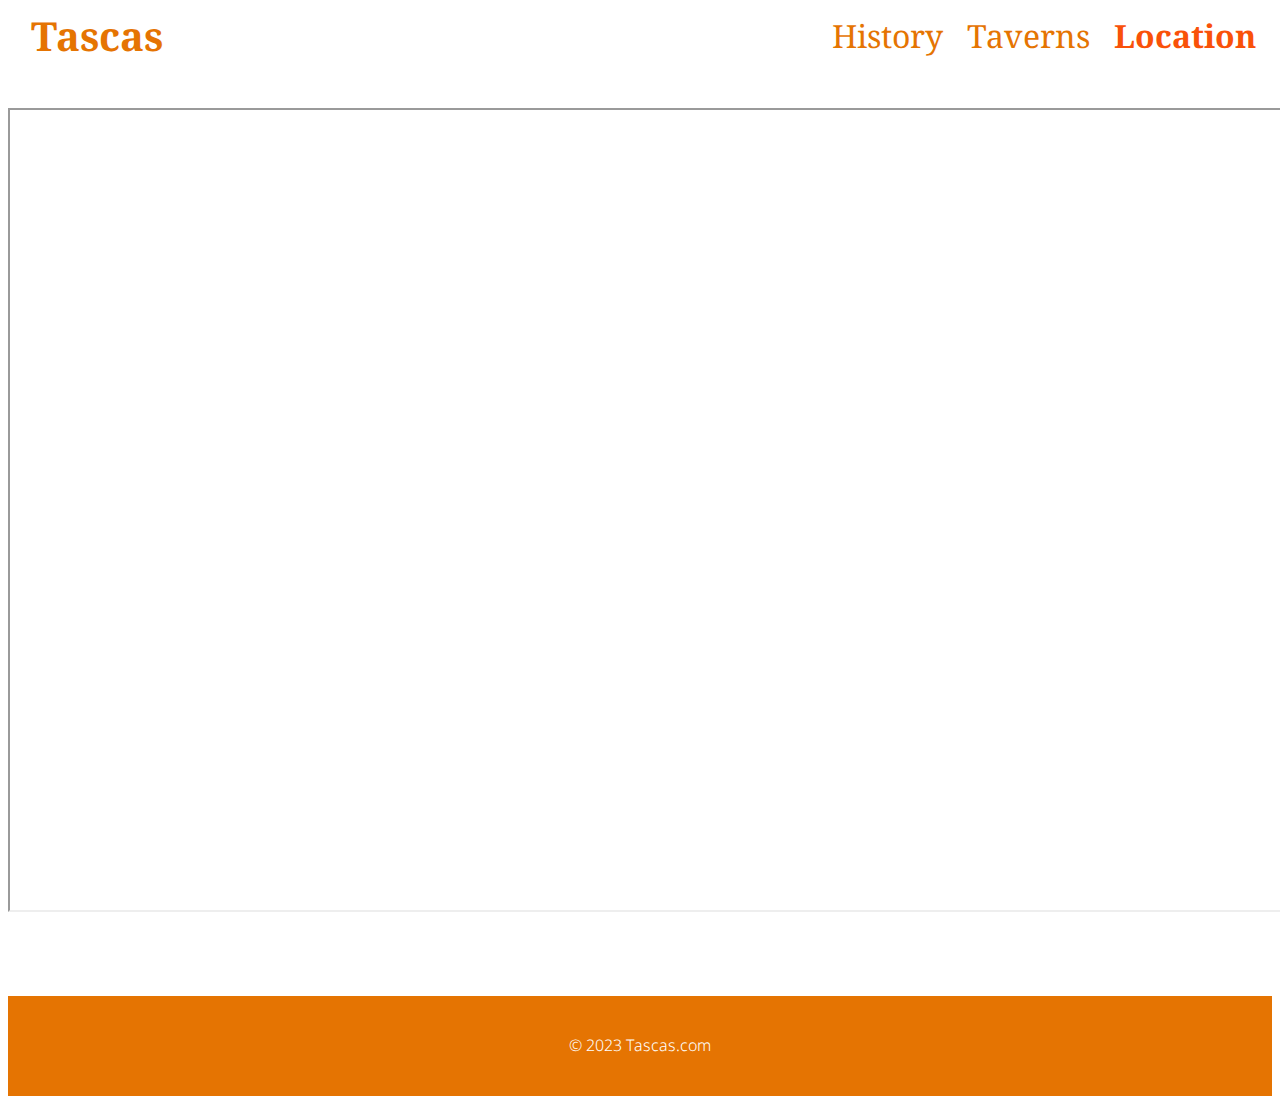
<file: map.html>
<!DOCTYPE html>
<html lang="en">
<head>
    <meta charset="UTF-8">
    <meta http-equiv="X-UA-Compatible" content="IE=edge">
    <meta name="viewport" content="width=device-width, initial-scale=1.0">
    <link rel="stylesheet" href="./assets/style.css" />
    <link rel="stylesheet" href='https://fonts.googleapis.com/css?family=Noto Sans' rel='stylesheet'>
    <link rel="stylesheet" href="https://cdnjs.cloudflare.com/ajax/libs/font-awesome/4.7.0/css/font-awesome.min.css">
<style>
</style>
    <script src="./assets/main.js"></script>
    <title>Tascas</title>
</head>
<body>
    <header class="header">
        <a href="index.html" style="text-decoration: none;"><h2 class="header_title"><span>Tascas</span></h2></a>
        <nav id="header_navigation" class="header_navigation">
            <a href="index.html">History</a>
            <a href="taverns.html">Taverns</a>
            <a href="map.html">Location</a>

        </nav>
        <i onclick="toggleMenu('block')" class="fa fa-bars menu-ico" aria-hidden="true"></i>
        <i onclick="toggleMenu('none')" id="close-ico" class="fa fa-times-circle close-ico" aria-hidden="true"></i>
    </header>
    <iframe src="https://www.google.com/maps/d/embed?mid=1CB_i3dzSveUohxy3MFuX5ZEeegQJxQc&ehbc=2E312F" width="1700" height="800"></iframe>
    <footer class="footer">
        <p>&copy; 2023 Tascas.com</p>
    </footer>
    </body>
</file>
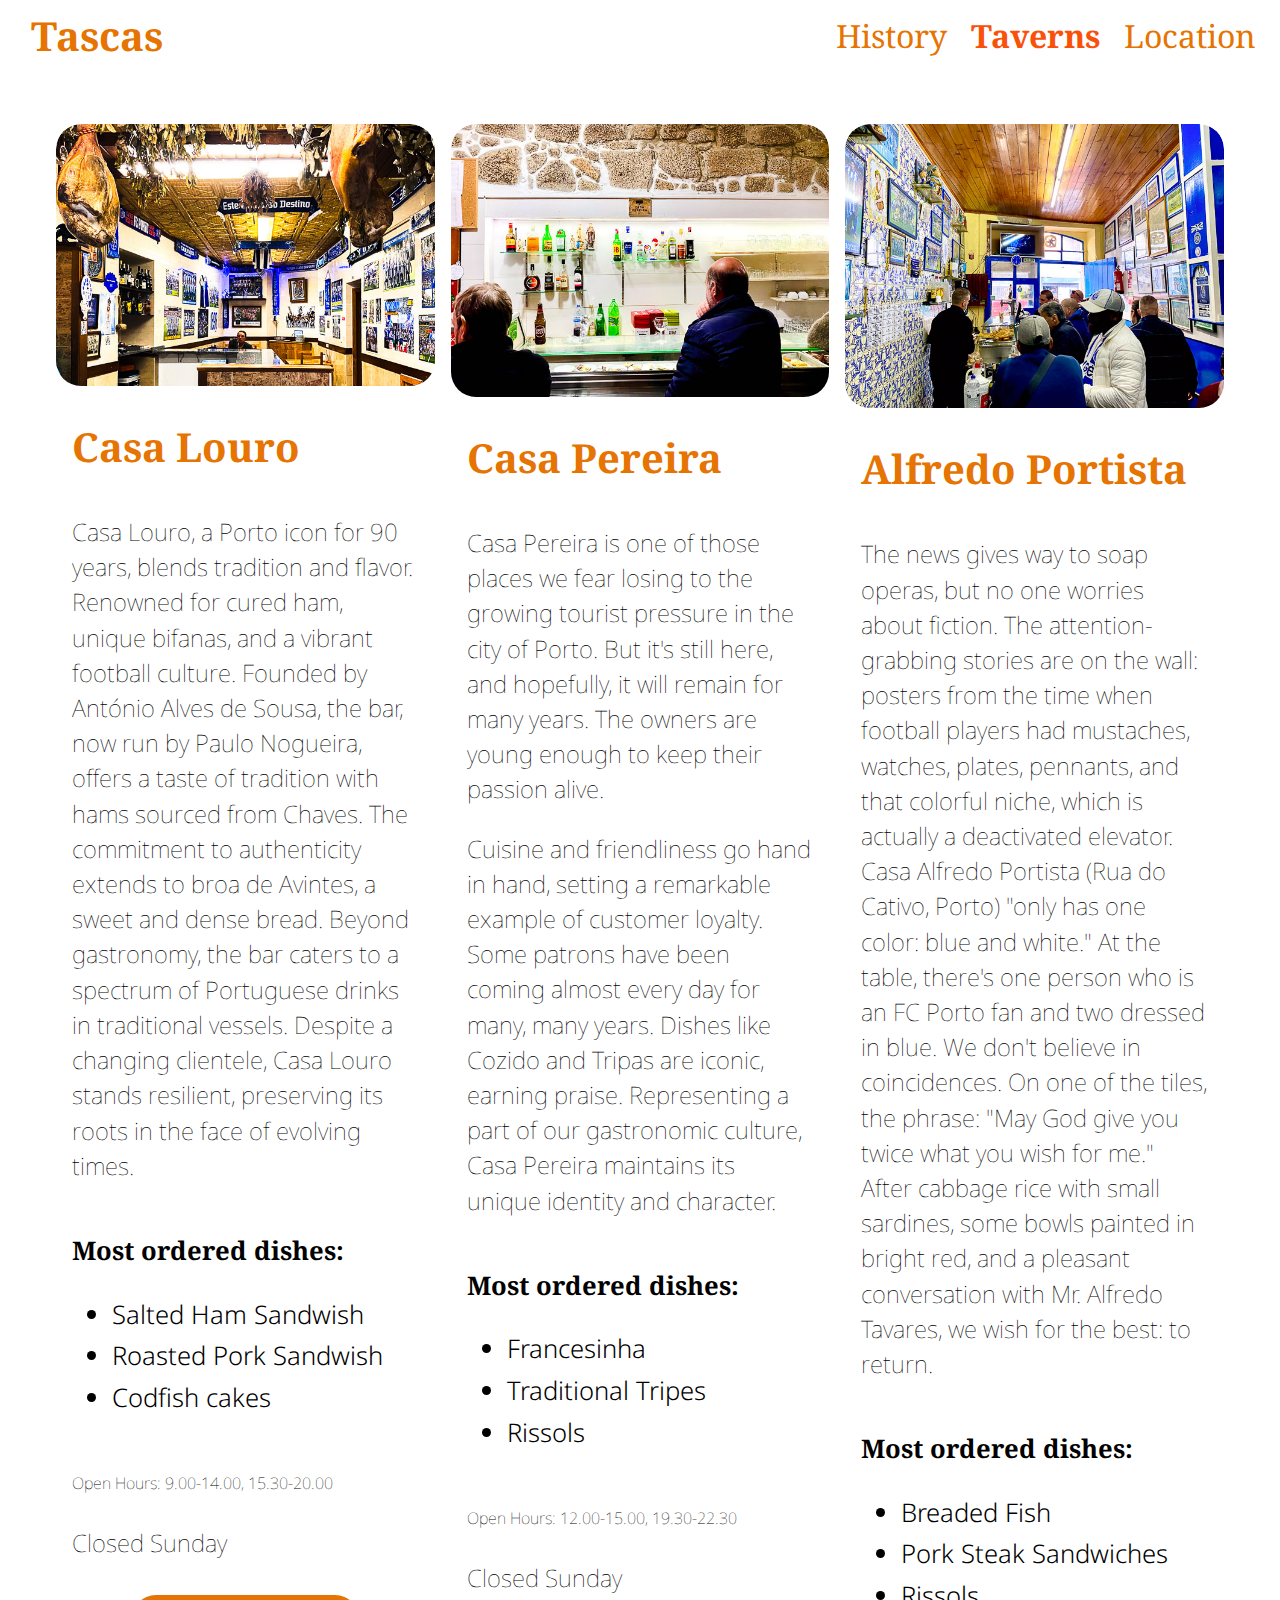
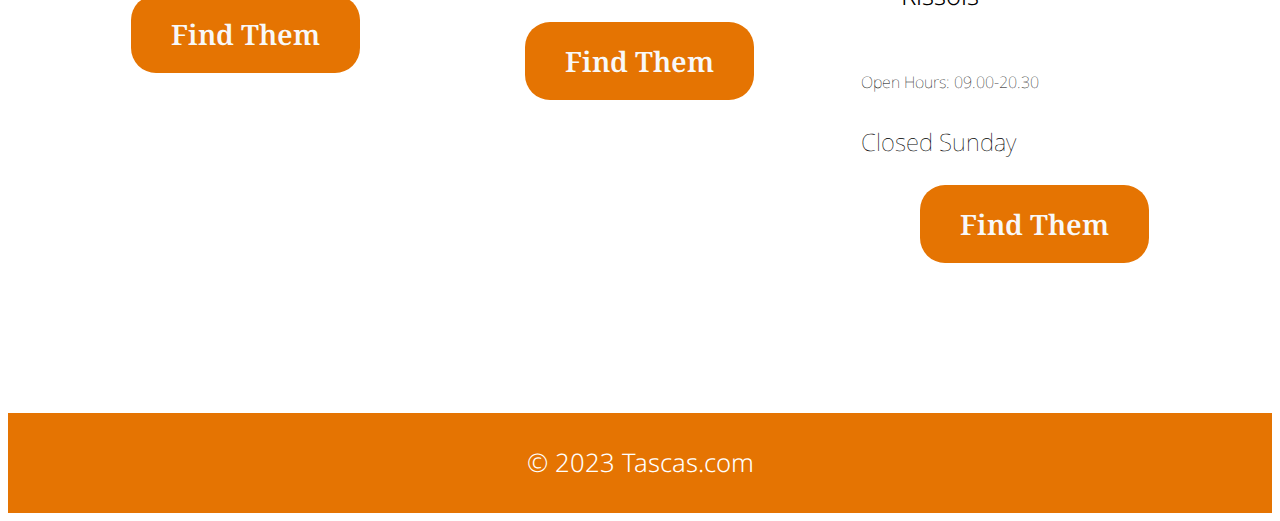
<file: taverns.html>
<!DOCTYPE html>
<html lang="en">
<head>
    <meta charset="UTF-8">
    <meta http-equiv="X-UA-Compatible" content="IE=edge">
    <meta name="viewport" content="width=device-width, initial-scale=1.0">

    <link rel="stylesheet" href="./assets/styletascas.css" />
    <link rel="stylesheet" href="./assets/style.css" />
    <link rel="stylesheet" href="https://cdnjs.cloudflare.com/ajax/libs/font-awesome/4.7.0/css/font-awesome.min.css">
    <script src="./assets/main.js"></script>
    <title>Tascas</title>
</head>
<body>
  <header class="header">
    <a href="index.html" style="text-decoration: none;"><h2 class="header_title"><span>Tascas</span></h2></a>
    <nav id="header_navigation" class="header_navigation">
      <a href="index.html">History</a>
      <a href="taverns.html">Taverns</a>
      <a href="map.html">Location</a>

    </nav>
    <i onclick="toggleMenu('block')" class="fa fa-bars menu-ico" aria-hidden="true"></i>
    <i onclick="toggleMenu('none')" id="close-ico" class="fa fa-times-circle close-ico" aria-hidden="true"></i>
</header>
    <div class="wrapper">
      
        <main class="main">
            <div class="cards">
              <article class="card">
                <div class="image">
                  <img src="assets/Images/CasaLouro.jpg" alt="Casa Louro Seating Area with the hanging salted pork and football related objects ">
                </div>
                <div class="card__content">
                  <h2 class="card_title">Casa Louro <span class="pipe"></span></h2>
                  <p>Casa Louro, a Porto icon for 90 years, blends tradition and flavor. Renowned for cured ham, unique bifanas, and a vibrant football culture. Founded by António Alves de Sousa, the bar, now run by Paulo Nogueira, offers a taste of tradition with hams sourced from Chaves. The commitment to authenticity extends to broa de Avintes, a sweet and dense bread. Beyond gastronomy, the bar caters to a spectrum of Portuguese drinks in traditional vessels. Despite a changing clientele, Casa Louro stands resilient, preserving its roots in the face of evolving times.
                  </p>
                  <p class="list-label"></p>

                  <h3 class="label">Most ordered dishes:</h3>
                  <ul>
                    <li>Salted Ham Sandwish</li>
                    <li>Roasted Pork Sandwish</li>
                    <li>Codfish cakes</li>
                  </ul>
                  <p class="add-ons">Open Hours: 9.00-14.00, 15.30-20.00 </p><p>Closed Sunday</p></p>
                  
                 
                  <div class="buttons">
                      <a href="https://g.co/kgs/An6x7p">
                      <button class="button_find-it">Find Them</button>
                      </a>
                  </div>
                </div>
              </article>
              
              <article class="card">
                <div class="image">
                  <img src="assets/Images/CasaPereira.jpg" alt="Casa Pereira Bar Area with two locals enjoying their drinks before lunch ">

                </div>
              
                <div class="card__content">
                  <h2 class="card_title">Casa Pereira <span class="pipe"></span> </h2>
                  <p>Casa Pereira is one of those places we fear losing to the growing tourist pressure in the city of Porto. But it's still here, and hopefully, it will remain for many years. The owners are young enough to keep their passion alive.
              </p>
                  <p>Cuisine and friendliness go hand in hand, setting a remarkable example of customer loyalty. Some patrons have been coming almost every day for many, many years. Dishes like Cozido and Tripas are iconic, earning praise. Representing a part of our gastronomic culture, Casa Pereira maintains its unique identity and character.</p>
                    <p class="list-label"></p>

                    <h3 class="label">Most ordered dishes:</h3>
                    <ul>
                      <li>Francesinha</li>
                      <li>Traditional Tripes</li>
                      <li>Rissols</li>
                    </ul>
                    <p class="add-ons">Open Hours: 12.00-15.00, 19.30-22.30</p><p>Closed Sunday</p>
                  
                   
                    <div class="buttons">
                        <a href="https://g.co/kgs/PiLr67">
                        <button class="button_find-it">Find Them</button>
                        </a>
                    </div>
                  </div>
                </article>
              
              <article class="card">
                <div class="image">
                  <img src="assets/Images/AlfredoPortista.jpg" alt="Afredo Portista Bar full of costumers talking and having beer while snacking ">

                  </div>
                <div class="card__content">
                  <h2 class="card_title">Alfredo Portista <span class="pipe"></span></h2>
                  <p>The news gives way to soap operas, but no one worries about fiction. The attention-grabbing stories are on the wall: posters from the time when football players had mustaches, watches, plates, pennants, and that colorful niche, which is actually a deactivated elevator. Casa Alfredo Portista (Rua do Cativo, Porto) "only has one color: blue and white." At the table, there's one person who is an FC Porto fan and two dressed in blue. We don't believe in coincidences. On one of the tiles, the phrase: "May God give you twice what you wish for me." After cabbage rice with small sardines, some bowls painted in bright red, and a pleasant conversation with Mr. Alfredo Tavares, we wish for the best: to return.</p>
                  <p class="list-label"></p>

                  <h3 class="label">Most ordered dishes:</h3>
                  <ul>
                    <li>Breaded Fish</li>
                    <li>Pork Steak Sandwiches</li>
                    <li>Rissols</li>
                  </ul>
                  <p class="add-ons">Open Hours: 09.00-20.30</p><p>Closed Sunday</p>
                
                 
                  <div class="buttons">
                      <a href="https://g.co/kgs/NgSPfD">
                      <button class="button_find-it">Find Them</button>
                      </a>
                  </div>
                </div>
              </article>
            </div>
          </main>
    </div>
    <footer class="footer">
      <p>&copy; 2023 Tascas.com</p>
  </footer>
</body>
</html>
</file>
<file: assets/style.css>
@import url('https://fonts.googleapis.com/css2?family=Nixie+One&family=Rubik:wght@300;500&display=swap');

@import url('https://fonts.googleapis.com/css?family=Noto Serif');

@import url('https://fonts.googleapis.com/css?family=Noto Sans');

@font-face {
    font-family: 'Noto Sans';
    src: url('https://fonts.googleapis.com/css?family=Noto Sans');
    font-weight: 700;
}

p, ul {
    line-height: 2.2rem;
    font-family: 'Noto Sans', sans-serif;
    font-weight: 300;
  }
:root {
    --primary-color: #e57402;
    --accent-color: #ffc363;
}

.header {
    display: flex;
    justify-content: space-between;
    padding-top: 0px;
    max-width: 1230px;
    padding-bottom: 40px;
    padding-left: 12px;
    margin: 5px auto;
    font-family: 'Noto Serif', serif;
}

.header_title {
    margin: 0;
    display: flex;
    align-items: center;

}



.header span {
    font-weight: 700;
    font-size: 40px;
    margin-right: 0%;
    color: var(--primary-color);
    text-decoration: none;
}




.header_navigation {
    display: flex;
    height: 54px;
    align-items: center;
    margin-right: 5px;
}

/* Default Link Styles */

.header_navigation a {
    text-decoration: none;
    margin-left: 24px;
    font-size: 32px;
    color: var(--primary-color);

}

/* Visited Link Styles */


.header_title a {
    text-decoration: none;
}

.header_navigation a:hover {
   color:  #7d3e00;
}

/* Active Link Styles */
.header_navigation a.active {
    color: #F95109; /* Color for active links */
    font-weight: bold;
}
   
.header .menu-ico,
.header .close-ico {
    display: none ;
}
.history {
    margin-top: 150px;
}

.wrapper {
    display: flex;
    column-gap: 80px
}

.wrapper aside {
    width: 80%;
    margin-top: 30px;
    position: relative;
}

main {
    width: 100%; /* Occupy the full width */
    order: 1; /* Change the order to display before aside in the column layout */
}


main h1 {
    color: var(--primary-color);
    font-size: 48px;
    font-weight: 700;
    font-family: Noto Sans;
    margin-top: 20px;
    margin-bottom: 20px;
}

main p {
    font-size: 24px;
    font-family: 'Noto Sans', sans-serif;
    font-weight: 100;
    margin-bottom: 50px;
}

.buttons {
    display: flex;
    justify-content: center;
    margin-bottom: 60px;
    padding: 10px;
}

.buttons button {
    padding: 20px 40px;
    border-radius: 25px;
    border: none;
}

.button_find-it {
    background-color:var(--primary-color);
    font-size: 28px;
    font-family: 'Noto Serif';
    font-weight: 600;
    color: #F8F8F8;
}

.button_find-it:hover {
    background-color: #F95109;
}


.button_read-more {
    background-color:  #F8F8F8;
    font-size: 28px;
    font-family: 'Noto Serif';
    font-weight: 700;
    color: var(--primary-color);
}

.button_read-more:hover {
    color: #F95109;
}

.image_bg {
    width: 500px;
    height: 500px;
    background-color: none;
    border-radius: 25px;
    position: absolute;
    right: 20px;
    display: flex;
    justify-content: center;
    align-items: bottom; 
    padding-left: 20px;   
    border-top: 40px;
}

.photo {
    height: 900px;
    margin-bottom: px;
    border-radius: 25px;
}

@media screen and (max-width: 600px) {
    .header {
        width: 90%;
        padding-top: 20px;
    }

    .wrapper {
        flex-direction: column;
        column-gap: 0; /* Adjusted column gap to 0 for a cleaner layout */
    }
    
    .wrapper aside {
        width: 100%;
        margin-top: 30px;
        position: relative;
    }
    

    main,
    .wrapper aside {
        width: 90%;
        max-width: 100%;
        margin-top: 20px;
    }

    .photo {
        height: 500px;
        margin-bottom: 20px;
    }

    .image_bg {
        position: initial;
        max-width: 800px;
        max-height: 800px;
        width: 100%;
        margin: 0 auto;
        
    }

    .image_bg img {
        max-width: 800px;
        border-radius: 25px;
    }

    

    main h1 {
        font-size: 2.5rem;
        margin-top: 50px;
        padding-left: 20px;
    }

    main p {
        font-size: 20px;
        padding-left: 20px;
    }

    .header_navigation {
        position: absolute;
        background-color: var(--primary-color);
        top: 0;
        left: 0;
        padding-top: 20px;
        width: 100%;
        height: 100%;
        display: none;
        z-index: 1;
    }

.header
    .header_navigation a {
        color: var(--accent-color);
        display: block;
        text-align: center;
        margin: 20px 20px;
    }

nav a:link {
      text-decoration: none;
}
    .header .menu-ico {
        display: block;
        font-size: 30px;
        line-height: 60px;
        color: var(--primary-color);
        cursor: pointer;
    }

    .header .close-ico {
        z-index: 1;
        font-size: 30px;
        position: absolute;
        top: 20px;
        right: 20px;
        color: var(--accent-color);
    }


    .button_find-it, .button_read-more {
        font-size: 24px ;
    }

    .buttons button {
        padding: 24px 32px;
    }
 
}

.footer {
    background-color: var(--primary-color);
    color: white;
    height: 100px;
    display: flex;
    justify-content: center;
    align-items: center;
    font-family: "Noto Sans";
    margin-top: 80px;
}

.container {
    display: grid;
    grid-template-columns: 1fr;
    column-gap: 0px;
    padding: 10px;


   }
   
   img {
     max-width: 100%;
     max-height:100%;
     border-radius: 25px;
     display: block;
     margin-left: auto;
     margin-right: auto;
   }
   
   .text {
     font-size: 70px;
   }
</file>
<file: assets/styletascas.css>
/* Base Styles */
html {
  font-size: 100%;
}

body {
  margin-left: px;
  background: lighten(card-bg, 50%);
}

p, ul {
  font-size: 1.6rem;
  line-height: 2.4rem;
  font-family: 'Noto Sans', sans-serif;
  font-weight: 300;
}

/* Main Container */
.main {
  max-width: 1200px;
  margin: 0 auto;
}

/* Navigation List Styles */
ul {
  margin-left: 0rem;
}

li {
  position: relative;
  line-height: 2.6rem;

  &:after {
    position: absolute;
    content: "";
    background-image: url("data:image/svg+xml,%3Csvg xmlns='http://www.w3.org/2000/svg' viewBox='0 0 576 512' width='100' title='star'%3E%3Cpath fill='rgba(255,255,255,0.6)' d='M259.3 17.8L194 150.2 47.9 171.5c-26.2 3.8-36.7 36.1-17.7 54.6l105.7 103-25 145.5c-4.5 26.3 23.2 46 46.4 33.7L288 439.6l130.7 68.7c23.2 12.2 50.9-7.4 46.4-33.7l-25-145.5 105.7-103c19-18.5 8.5-50.8-17.7-54.6L382 150.2 316.7 17.8c-11.7-23.6-45.6-23.9-57.4 0z' /%3E%3C/svg%3E");
    background-size: contain;
    position: left;
    size: contain;
  }
}

/* Pipe Style */
.pipe {
  padding: 0rem;
}

/* Bold Text Style */
.bold {
  font-weight: 500;
}

/* Cards Container */
.cards {
  @media only screen and (min-width: 1000px) {
    display: grid;
    grid-template-columns: repeat(3, minmax(800px, 1fr)); /* Adjusted for 3 columns with wider minimum size */
    grid-gap: 1rem;
    margin-left: 1rem; /* Adjust the left margin */
    margin-right: 1rem; /* Adjust the right margin */
  }

  /* This media query targets screens with a minimum width of 600 pixels and larger */
  @media only screen and (min-width: 600px) {
    /* Set the grid-template-columns property for the specified media query */
    /* The repeat() function is used to repeat the specified pattern */
    /* auto-fit allows the grid items to fit into the container as many times as possible */
    /* minmax(200px, 1fr) sets the minimum and maximum size of each column */
    grid-template-columns: repeat(auto-fit, minmax(200px, 1fr));
  }
}

/* Individual Card Styles */
.card {
  background: card-bg; /* Ensure 'card-bg' is defined */
  border-radius: 25px;
  overflow: hidden;

  /* Responsive Styles for Small Screens */
  @media only screen and (max-width: 600px) {
    /* Add styles for small screens if needed */
  }

  /* Image Section Styles */
  .image {
    position: relative;

    img {
      display: block;
      width: 100%;
    }

    @media only screen and (min-width: 600px) {
      margin-bottom: 20px; /* Adjust the margin between image and text on larger screens */
    }
  }

  /* Content Section Styles */
  .card__content {
    padding: 0rem 1rem; /* Adjusted padding for larger screens */

    p:not(.list-label) {
      margin-bottom: 1rem;
    }

    ul {
      margin-bottom: 0rem;
    }

    .list-label {
      margin-top: 2rem;
    }

    .bold {
      font-weight: 400;
    }
  }
}

/* Image Section Styles */
.image {
  position: relative;

  img {
    display: block;
    width: 100%;
  }

  @media only screen and (min-width: 600px) {
    margin-bottom: 0.5rem; /* Adjusted margin-bottom for larger screens */
  }
}

/* Headings and Text Color Styles */
h2, h3, p {
  color: text-color; /
}

h2, h3 {
  font-family: 'Noto Serif', serif;
}

/* Heading Styles */
h2 {
  font-size: 2.5rem;
  margin-bottom: 1rem;
  border-bottom: 2px solid rgba(text-color, 0.5);
  padding-bottom: 1rem;
  color: var(--primary-color);

  @media only screen and (max-width: 600px) {
    font-size: 2rem;
  }
}

h3 {
  max-width: 90%;
  font-size: 1.6rem;
}

p {
  padding: 0px;
}


/* Add-ons Section Styles */
.add-ons {
  border: 1px solid rgba(text-color, 0.3);
  padding-top: 2rem;
  text-align: left;
  font-size: 16px;
}
</file>
